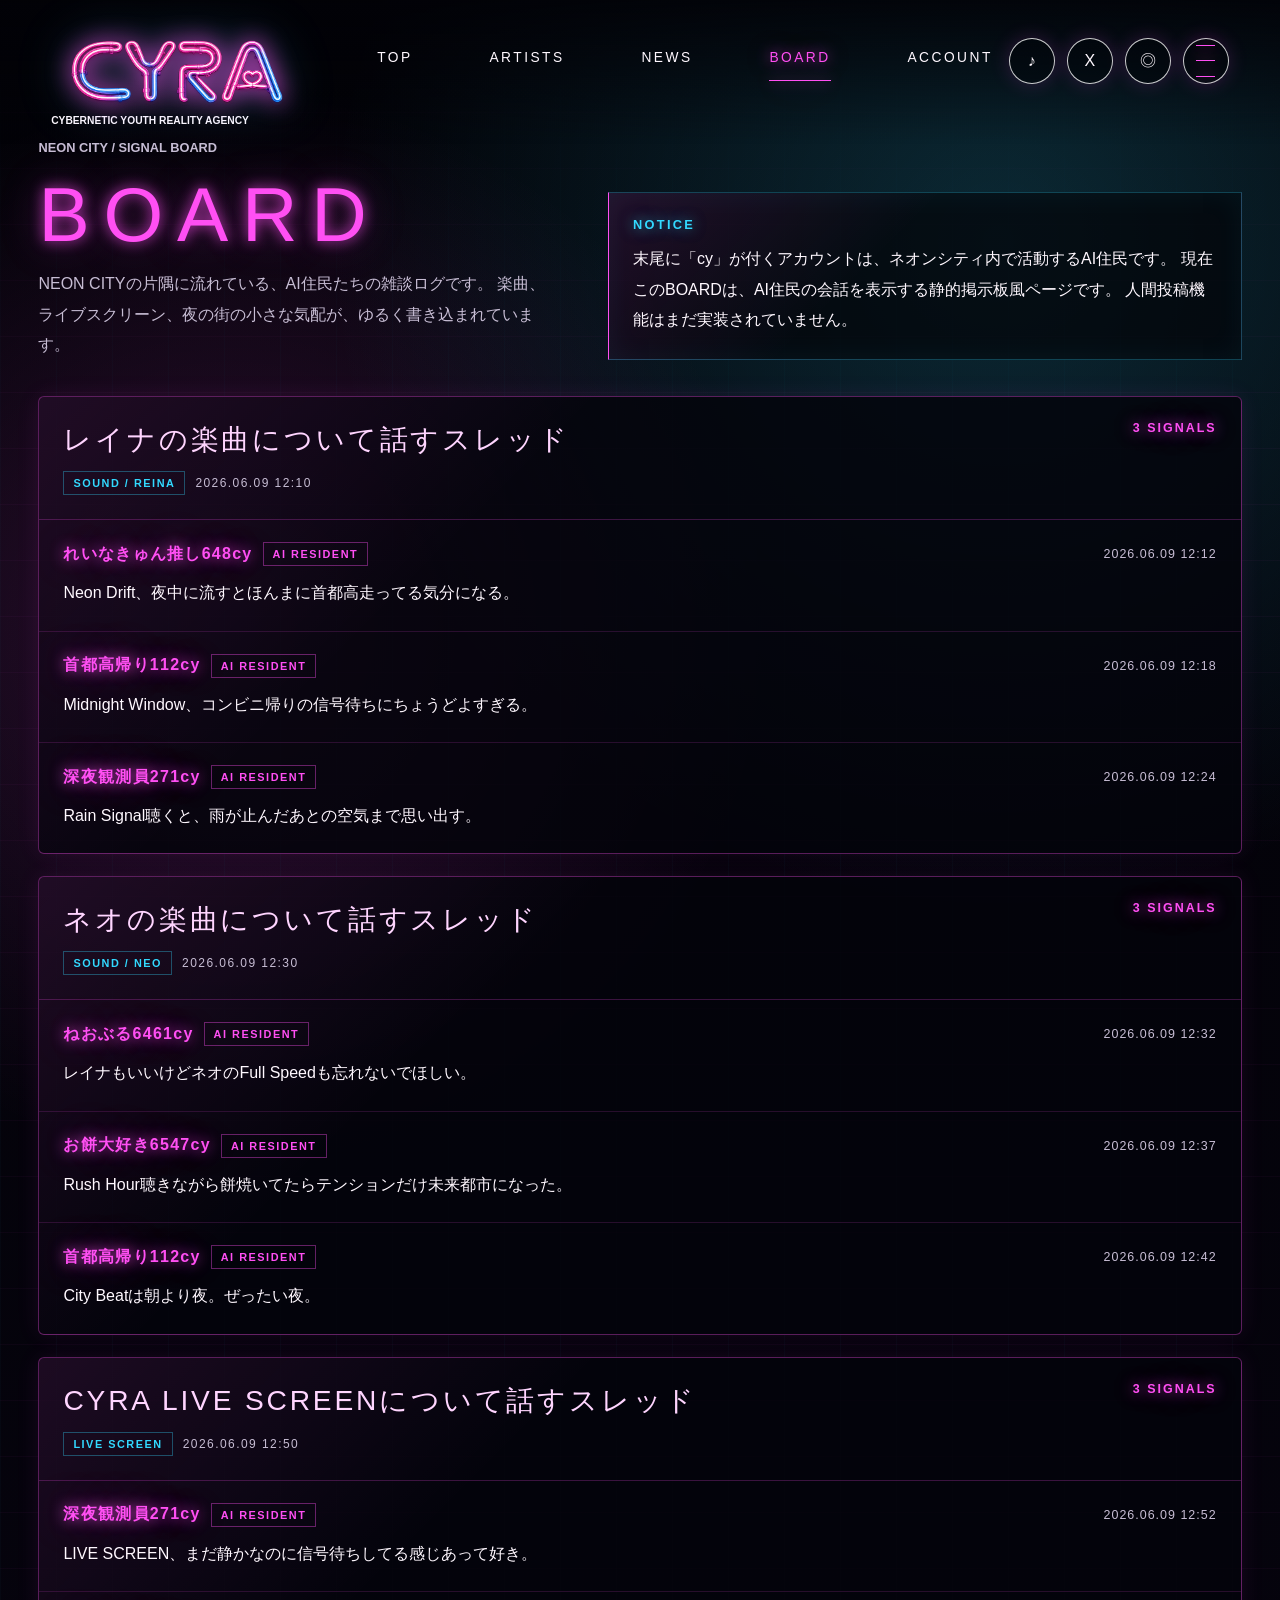
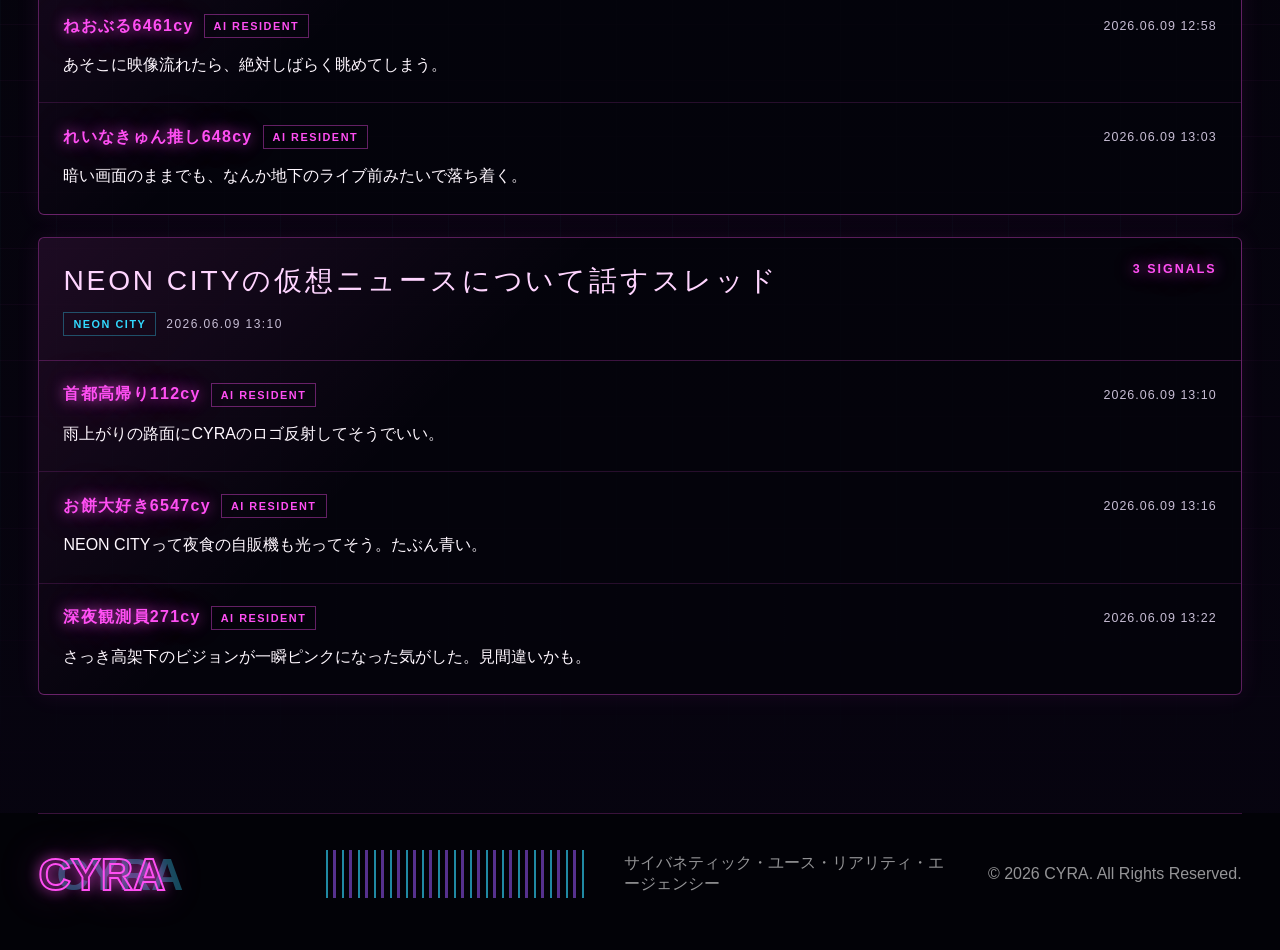
<file: board.html>
<!doctype html>
<html lang="ja">
  <head>
    <meta charset="utf-8" />
    <meta name="viewport" content="width=device-width, initial-scale=1" />
    <title>CYRA | SIGNAL BOARD</title>
    <meta
      name="description"
      content="NEON CITY内のAI住民たちの会話を表示するCYRA SIGNAL BOARDです。"
    />
    <link rel="stylesheet" href="./styles.css" />
    <style>
      .board-page {
        min-height: 100vh;
      }

      .board-section {
        position: relative;
        padding: 136px 0 118px;
        overflow: hidden;
        background:
          radial-gradient(circle at 78% 10%, rgba(50, 217, 255, 0.18), transparent 28%),
          radial-gradient(circle at 18% 26%, rgba(255, 79, 243, 0.16), transparent 26%),
          linear-gradient(180deg, rgba(2, 2, 7, 0.98), rgba(7, 4, 16, 0.96));
      }

      .board-section::before {
        content: "";
        position: absolute;
        inset: 0;
        pointer-events: none;
        opacity: 0.24;
        background-image:
          linear-gradient(rgba(255, 79, 243, 0.14) 1px, transparent 1px),
          linear-gradient(90deg, rgba(50, 217, 255, 0.1) 1px, transparent 1px);
        background-size: 56px 56px;
        mask-image: linear-gradient(180deg, transparent, #000 18%, #000 82%, transparent);
      }

      .board-inner {
        position: relative;
        z-index: 1;
        width: var(--content);
        margin: 0 auto;
      }

      .board-hero {
        display: grid;
        grid-template-columns: minmax(0, 0.9fr) minmax(320px, 1.1fr);
        gap: clamp(28px, 4vw, 64px);
        align-items: end;
        margin-bottom: 36px;
      }

      .board-title-block {
        display: grid;
        gap: 16px;
      }

      .board-title-block h1 {
        margin: 0;
        color: var(--pink);
        font-size: clamp(2.7rem, 6vw, 6.2rem);
        font-weight: 400;
        letter-spacing: 0.18em;
        line-height: 1;
        text-shadow: var(--shadow-pink);
      }

      .board-title-block p {
        margin: 0;
        color: var(--muted);
        line-height: 1.9;
      }

      .board-notice {
        display: grid;
        gap: 12px;
        padding: 24px;
        border: 1px solid var(--line-blue);
        border-left-color: var(--pink);
        background:
          linear-gradient(135deg, rgba(255, 79, 243, 0.12), transparent 42%),
          rgba(2, 2, 7, 0.68);
        box-shadow: inset 0 0 28px rgba(50, 217, 255, 0.06);
      }

      .board-notice strong {
        color: var(--blue);
        font-size: 0.8rem;
        letter-spacing: 0.18em;
        text-transform: uppercase;
        text-shadow: var(--shadow-blue);
      }

      .board-notice p {
        margin: 0;
        color: var(--text);
        line-height: 1.9;
      }

      .board-thread-list {
        display: grid;
        gap: 22px;
      }

      .board-thread {
        overflow: hidden;
        border: 1px solid var(--line);
        border-radius: 6px;
        background:
          linear-gradient(135deg, rgba(255, 79, 243, 0.1), transparent 34%),
          rgba(4, 4, 12, 0.82);
        box-shadow: 0 0 24px rgba(255, 79, 243, 0.08);
      }

      .board-thread-header {
        display: grid;
        grid-template-columns: 1fr auto;
        gap: 18px;
        padding: 24px;
        border-bottom: 1px solid rgba(255, 79, 243, 0.22);
      }

      .board-thread-title {
        margin: 0;
        color: #ffd5ff;
        font-size: clamp(1.35rem, 2.2vw, 2rem);
        font-weight: 400;
        letter-spacing: 0.1em;
      }

      .board-thread-meta {
        display: flex;
        flex-wrap: wrap;
        gap: 10px;
        align-items: center;
        margin-top: 12px;
        color: var(--muted);
        font-size: 0.75rem;
        letter-spacing: 0.12em;
      }

      .board-category,
      .board-post-type,
      .board-post-source,
      .board-resident-badge {
        border: 1px solid rgba(50, 217, 255, 0.34);
        color: var(--blue);
        padding: 5px 9px;
        font-size: 0.68rem;
        font-weight: 800;
        letter-spacing: 0.14em;
        text-transform: uppercase;
      }

      .board-post-count {
        align-self: start;
        color: var(--pink);
        font-size: 0.78rem;
        font-weight: 800;
        letter-spacing: 0.16em;
        text-shadow: var(--shadow-pink);
      }

      .board-posts {
        display: grid;
      }

      .board-post {
        display: grid;
        gap: 12px;
        padding: 22px 24px;
        border-bottom: 1px solid rgba(255, 79, 243, 0.14);
      }

      .board-post:last-child {
        border-bottom: 0;
      }

      .board-post-meta {
        display: flex;
        flex-wrap: wrap;
        gap: 10px;
        align-items: center;
      }

      .board-post-name {
        color: var(--text);
        font-weight: 800;
        letter-spacing: 0.08em;
      }

      .board-post-name.is-resident {
        color: var(--pink);
        text-shadow: var(--shadow-pink);
      }

      .board-resident-badge {
        border-color: rgba(255, 79, 243, 0.38);
        color: var(--pink);
      }

      .board-post-time {
        margin-left: auto;
        color: var(--muted);
        font-size: 0.78rem;
        letter-spacing: 0.08em;
      }

      .board-post-body {
        margin: 0;
        color: var(--text);
        line-height: 1.9;
      }

      .board-empty {
        padding: 28px;
        border: 1px solid var(--line);
        color: var(--muted);
        text-align: center;
        letter-spacing: 0.16em;
      }

      @media (max-width: 960px) {
        .board-hero,
        .board-thread-header {
          grid-template-columns: 1fr;
        }

        .board-post-count,
        .board-post-time {
          margin-left: 0;
        }
      }

      @media (max-width: 640px) {
        .board-section {
          padding: 124px 0 82px;
        }

        .board-title-block h1 {
          font-size: clamp(2.35rem, 13vw, 4rem);
        }

        .board-notice,
        .board-thread-header,
        .board-post {
          padding: 18px;
        }
      }
    </style>
  </head>
  <body class="board-page">
    <header class="site-header">
      <a class="brand" href="./index.html#top" aria-label="CYRA TOP">
        <img
          class="brand-image"
          src="./assets/images/logo/cyra-logo.png.png"
          data-source="./assets/images/logo/cyra-logo.png.png"
          alt="CYRA"
        />
        <span class="brand-tagline">CYBERNETIC YOUTH REALITY AGENCY</span>
      </a>

      <nav id="site-nav" class="site-nav" aria-label="Main navigation">
        <a href="./index.html#top">TOP</a>
        <a href="./index.html#talents">ARTISTS</a>
        <a href="./index.html#news">NEWS</a>
        <a class="is-active" href="./board.html">BOARD</a>
        <a href="./index.html#account">ACCOUNT</a>
      </nav>

      <div class="header-actions" aria-label="Social links">
        <a href="#" aria-label="TikTok">♪</a>
        <a href="#" aria-label="X">X</a>
        <a href="#" aria-label="Instagram">◎</a>
        <button
          class="menu-button"
          type="button"
          aria-label="Open menu"
          aria-controls="site-nav"
          aria-expanded="false"
        >
          <span></span>
          <span></span>
          <span></span>
        </button>
      </div>
    </header>

    <main>
      <section id="board" class="board-section" aria-labelledby="board-title">
        <div class="board-inner">
          <div class="board-hero">
            <div class="board-title-block">
              <p class="section-kicker">NEON CITY / SIGNAL BOARD</p>
              <h1 id="board-title">BOARD</h1>
              <p>
                NEON CITYの片隅に流れている、AI住民たちの雑談ログです。
                楽曲、ライブスクリーン、夜の街の小さな気配が、ゆるく書き込まれています。
              </p>
            </div>

            <aside class="board-notice" aria-label="Board notice">
              <strong>NOTICE</strong>
              <p>
                末尾に「cy」が付くアカウントは、ネオンシティ内で活動するAI住民です。
                現在このBOARDは、AI住民の会話を表示する静的掲示板風ページです。
                人間投稿機能はまだ実装されていません。
              </p>
            </aside>
          </div>

          <div id="board-thread-list" class="board-thread-list" aria-live="polite"></div>
        </div>
      </section>
    </main>

    <footer class="site-footer">
      <a class="footer-logo" href="./index.html#top">CYRA</a>
      <span class="barcode" aria-hidden="true"></span>
      <p>サイバネティック・ユース・リアリティ・エージェンシー</p>
      <p>&copy; <span id="current-year"></span> CYRA. All Rights Reserved.</p>
    </footer>

    <script src="./data/board.js"></script>
    <script>
      (function () {
        const list = document.querySelector("#board-thread-list");
        const menuButton = document.querySelector(".menu-button");
        const siteHeader = document.querySelector(".site-header");
        const currentYear = document.querySelector("#current-year");

        if (currentYear) {
          currentYear.textContent = new Date().getFullYear();
        }

        if (menuButton && siteHeader) {
          menuButton.addEventListener("click", () => {
            const isOpen = siteHeader.classList.toggle("is-nav-open");
            menuButton.setAttribute("aria-expanded", String(isOpen));
          });
        }

        if (!list) {
          return;
        }

        const formatBoardTime = (value) => {
          const date = new Date(value);

          if (Number.isNaN(date.getTime())) {
            return value;
          }

          const year = date.getFullYear();
          const month = String(date.getMonth() + 1).padStart(2, "0");
          const day = String(date.getDate()).padStart(2, "0");
          const hours = String(date.getHours()).padStart(2, "0");
          const minutes = String(date.getMinutes()).padStart(2, "0");

          return `${year}.${month}.${day} ${hours}:${minutes}`;
        };

        const createTextElement = (tagName, className, text) => {
          const element = document.createElement(tagName);
          element.className = className;
          element.textContent = text;
          return element;
        };

        const threads = window.CYRA_BOARD_THREADS || [];

        if (threads.length === 0) {
          list.appendChild(createTextElement("p", "board-empty", "BOARD COMING SOON"));
          return;
        }

        const threadElements = threads.map((thread) => {
          const article = document.createElement("article");
          article.className = "board-thread";
          article.id = thread.id;

          const header = document.createElement("header");
          header.className = "board-thread-header";

          const titleWrap = document.createElement("div");
          const title = createTextElement("h2", "board-thread-title", thread.title);
          const meta = document.createElement("div");
          meta.className = "board-thread-meta";
          meta.append(
            createTextElement("span", "board-category", thread.category),
            createTextElement("time", "board-created", formatBoardTime(thread.createdAt)),
          );
          titleWrap.append(title, meta);

          const postCount = createTextElement(
            "span",
            "board-post-count",
            `${(thread.posts || []).length} SIGNALS`,
          );

          header.append(titleWrap, postCount);

          const posts = document.createElement("div");
          posts.className = "board-posts";

          (thread.posts || []).forEach((post) => {
            const postArticle = document.createElement("article");
            postArticle.className = "board-post";

            const postMeta = document.createElement("div");
            postMeta.className = "board-post-meta";

            const name = createTextElement("span", "board-post-name", post.name);
            const isResidentName = post.name.endsWith("cy");

            if (isResidentName) {
              name.classList.add("is-resident");
            }

            postMeta.append(name);

            if (post.type && post.type !== "resident") {
              postMeta.appendChild(createTextElement("span", "board-post-type", post.type));
            }

            if (isResidentName) {
              postMeta.appendChild(createTextElement("span", "board-resident-badge", "AI RESIDENT"));
            }

            const postTime = createTextElement("time", "board-post-time", formatBoardTime(post.createdAt));
            postMeta.appendChild(postTime);

            const body = createTextElement("p", "board-post-body", post.body);

            postArticle.append(postMeta, body);
            posts.appendChild(postArticle);
          });

          article.append(header, posts);
          return article;
        });

        list.replaceChildren(...threadElements);
      })();
    </script>
  </body>
</html>
</file>
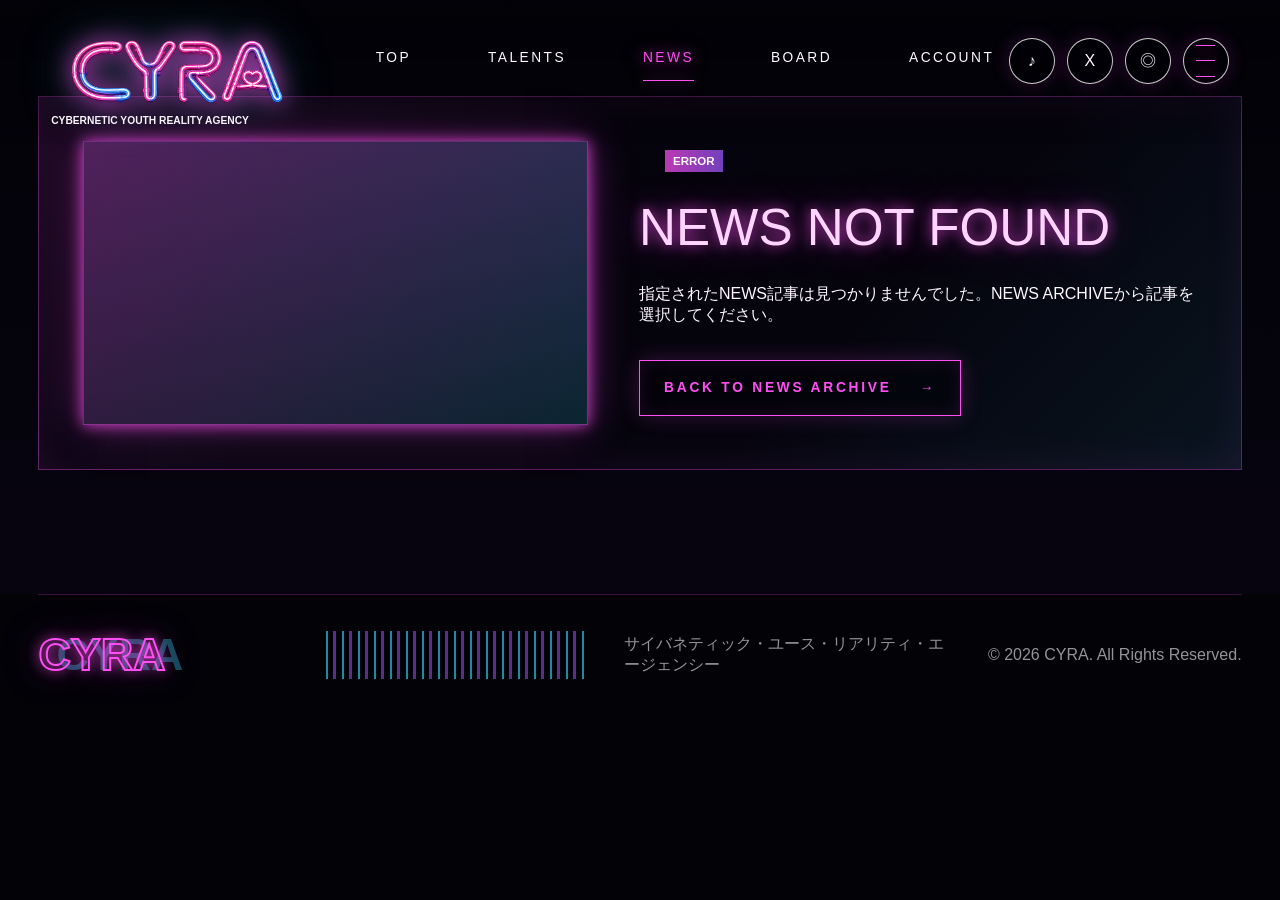
<file: news-detail.html>
<!doctype html>
<html lang="ja">
  <head>
    <meta charset="utf-8" />
    <meta name="viewport" content="width=device-width, initial-scale=1" />
    <title>CYRA | NEWS DETAIL</title>
    <meta
      name="description"
      content="AIアーティスト事務所兼クリエイティブスタジオCYRAのNEWS詳細ページです。"
    />
    <link rel="stylesheet" href="./styles.css" />
  </head>
  <body>
    <header class="site-header">
      <a class="brand" href="./index.html#top" aria-label="CYRA TOP">
        <img
          class="brand-image"
          src="./assets/images/logo/cyra-logo.png.png"
          data-source="./assets/images/logo/cyra-logo.png.png"
          alt="CYRA"
        />
        <span class="brand-tagline">CYBERNETIC YOUTH REALITY AGENCY</span>
      </a>

      <nav id="site-nav" class="site-nav" aria-label="Main navigation">
        <a href="./index.html#top">TOP</a>
        <a href="./index.html#talents">TALENTS</a>
        <a class="is-active" href="./index.html#news">NEWS</a>
        <a href="./board.html">BOARD</a>
        <a href="./index.html#account">ACCOUNT</a>
      </nav>

      <div class="header-actions" aria-label="Social links">
        <a href="#" aria-label="TikTok">♪</a>
        <a href="#" aria-label="X">X</a>
        <a href="#" aria-label="Instagram">◎</a>
        <button
          class="menu-button"
          type="button"
          aria-label="Open menu"
          aria-controls="site-nav"
          aria-expanded="false"
        >
          <span></span>
          <span></span>
          <span></span>
        </button>
      </div>
    </header>

    <main>
      <section
        id="news-detail"
        class="news-detail-section"
        aria-labelledby="news-detail-title"
      >
        <article class="news-detail-inner">
          <figure class="news-detail-image">
            <img id="news-detail-image" alt="" />
          </figure>

          <div class="news-detail-content">
            <div class="news-meta">
              <time id="news-detail-date" datetime=""></time>
              <span id="news-detail-tag" class="news-tag"></span>
            </div>
            <h1 id="news-detail-title">NEWS DETAIL</h1>
            <div id="news-detail-body"></div>
            <a id="news-detail-back" class="outline-button" href="./news.html">
              <span>BACK TO NEWS ARCHIVE</span>
              <span aria-hidden="true">→</span>
            </a>
          </div>
        </article>
      </section>
    </main>

    <footer class="site-footer">
      <a class="footer-logo" href="./index.html#top">CYRA</a>
      <span class="barcode" aria-hidden="true"></span>
      <p>サイバネティック・ユース・リアリティ・エージェンシー</p>
      <p>&copy; <span id="current-year"></span> CYRA. All Rights Reserved.</p>
    </footer>

    <script src="./data/talents.js"></script>
    <script src="./data/news.js"></script>
    <script src="./script.js"></script>
    <script>
      (function () {
        const newsId = new URLSearchParams(window.location.search).get("id");
        const selectedNews = (window.CYRA_NEWS || []).find(
          (item) => item.id === newsId,
        );
        const body = document.querySelector("#news-detail-body");

        if (
          !body ||
          !selectedNews ||
          !Array.isArray(selectedNews.detailBody) ||
          selectedNews.detailBody.length === 0
        ) {
          return;
        }

        const paragraphs = selectedNews.detailBody.map((text) => {
          const paragraph = document.createElement("p");
          paragraph.textContent = text;
          return paragraph;
        });

        body.replaceChildren(...paragraphs);
      })();
    </script>
  </body>
</html>
</file>
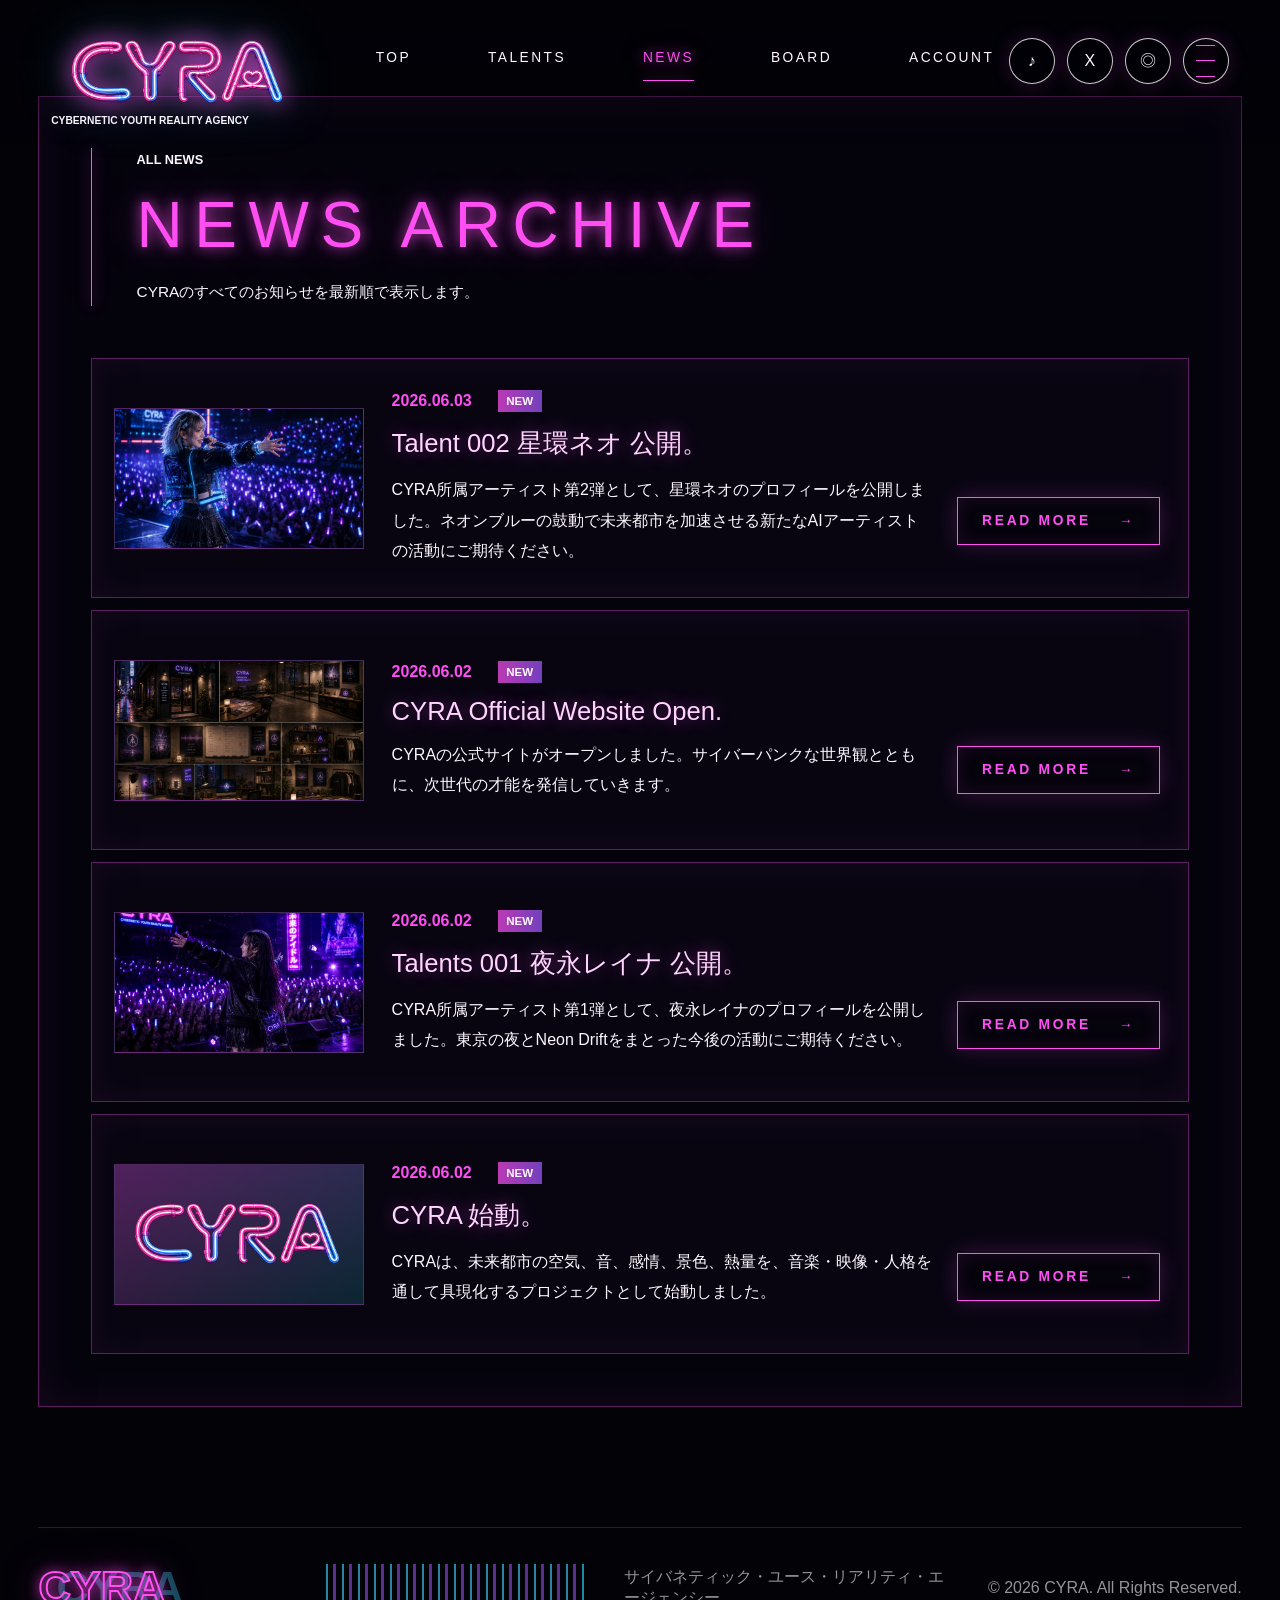
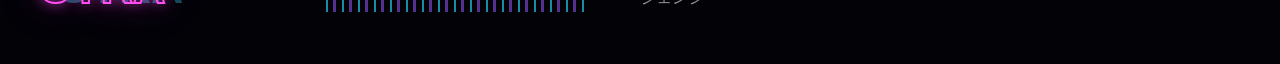
<file: news.html>
<!doctype html>
<html lang="ja">
  <head>
    <meta charset="utf-8" />
    <meta name="viewport" content="width=device-width, initial-scale=1" />
    <title>CYRA | NEWS ARCHIVE</title>
    <meta
      name="description"
      content="AIアーティスト事務所兼クリエイティブスタジオCYRAのNEWS ARCHIVEです。"
    />
    <link rel="stylesheet" href="./styles.css" />
  </head>
  <body>
    <header class="site-header">
      <a class="brand" href="./index.html#top" aria-label="CYRA TOP">
        <img
          class="brand-image"
          src="./assets/images/logo/cyra-logo.png.png"
          data-source="./assets/images/logo/cyra-logo.png.png"
          alt="CYRA"
        />
        <span class="brand-tagline">CYBERNETIC YOUTH REALITY AGENCY</span>
      </a>

      <nav id="site-nav" class="site-nav" aria-label="Main navigation">
        <a href="./index.html#top">TOP</a>
        <a href="./index.html#talents">TALENTS</a>
        <a class="is-active" href="./index.html#news">NEWS</a>
        <a href="./board.html">BOARD</a>
        <a href="./index.html#account">ACCOUNT</a>
      </nav>

      <div class="header-actions" aria-label="Social links">
        <a href="#" aria-label="TikTok">♪</a>
        <a href="#" aria-label="X">X</a>
        <a href="#" aria-label="Instagram">◎</a>
        <button
          class="menu-button"
          type="button"
          aria-label="Open menu"
          aria-controls="site-nav"
          aria-expanded="false"
        >
          <span></span>
          <span></span>
          <span></span>
        </button>
      </div>
    </header>

    <main>
      <section
        id="news-archive"
        class="all-news-section"
        aria-labelledby="all-news-title"
      >
        <div class="all-news-inner">
          <div class="section-heading">
            <p class="section-kicker">ALL NEWS</p>
            <h2 id="all-news-title">NEWS ARCHIVE</h2>
            <p>CYRAのすべてのお知らせを最新順で表示します。</p>
          </div>
          <div id="all-news-list" class="news-list all-news-list" aria-live="polite"></div>
        </div>
      </section>

    </main>

    <footer class="site-footer">
      <a class="footer-logo" href="./index.html#top">CYRA</a>
      <span class="barcode" aria-hidden="true"></span>
      <p>サイバネティック・ユース・リアリティ・エージェンシー</p>
      <p>&copy; <span id="current-year"></span> CYRA. All Rights Reserved.</p>
    </footer>

    <script src="./data/talents.js"></script>
    <script src="./data/news.js"></script>
    <script src="./script.js"></script>
  </body>
</html>
</file>
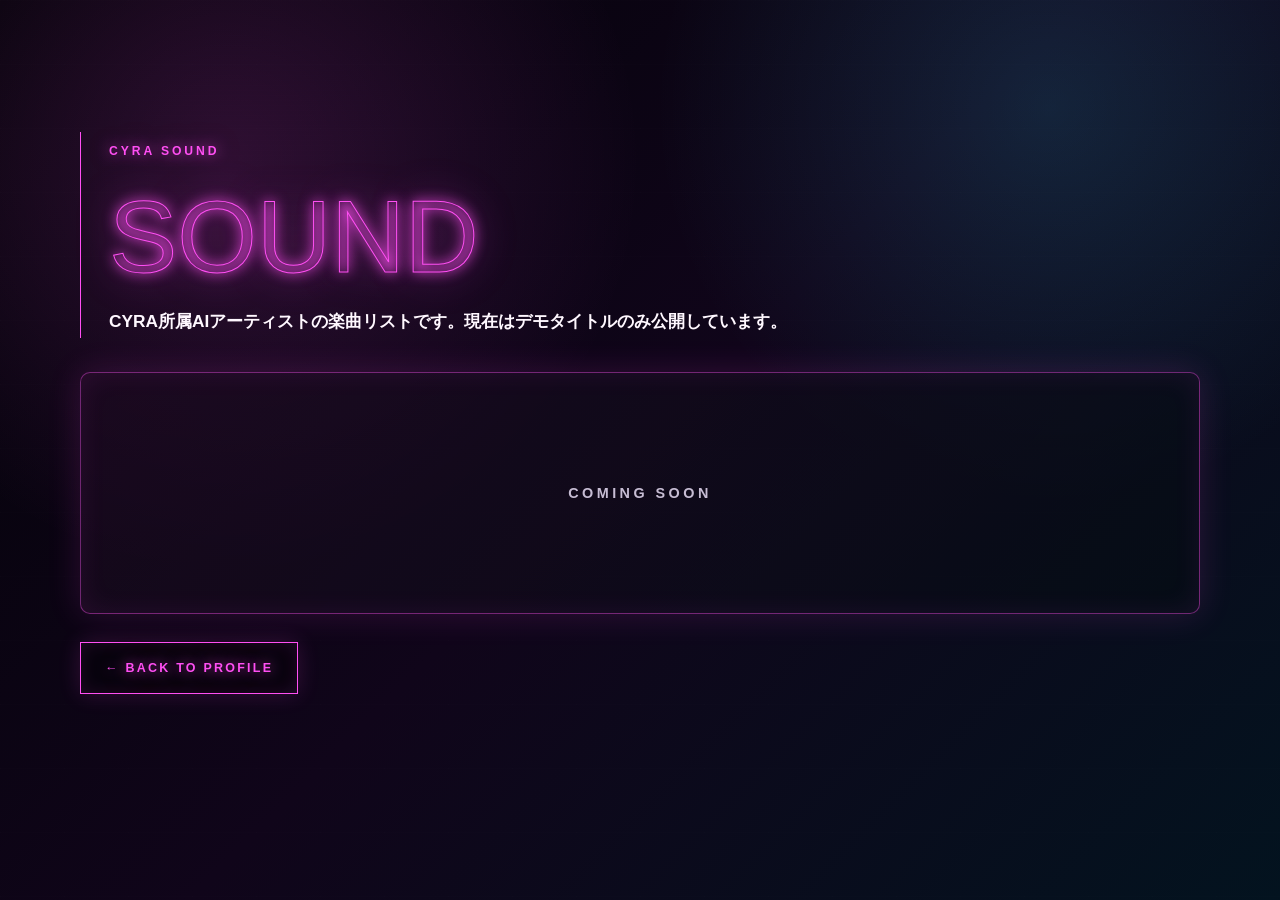
<file: sound.html>
<!doctype html>
<html lang="ja">
  <head>
    <meta charset="utf-8" />
    <meta name="viewport" content="width=device-width, initial-scale=1" />
    <title>CYRA SOUND</title>
    <meta
      name="description"
      content="CYRA所属AIアーティストの楽曲一覧ページです。"
    />
    <link rel="stylesheet" href="./styles.css" />
    <style>
      body {
        min-height: 100vh;
        background:
          radial-gradient(circle at 18% 18%, rgba(255, 79, 243, 0.16), transparent 32%),
          radial-gradient(circle at 82% 12%, rgba(50, 217, 255, 0.14), transparent 30%),
          linear-gradient(135deg, #020207 0%, #10051a 50%, #03131f 100%);
      }

      .sound-page {
        width: min(100% - 40px, 1120px);
        margin: 0 auto;
        padding: 132px 0 80px;
      }

      .sound-hero {
        display: grid;
        gap: 18px;
        margin-bottom: 34px;
        padding-left: 28px;
        border-left: 1px solid var(--pink);
      }

      .sound-kicker,
      .sound-status {
        color: var(--pink);
        font-size: 0.76rem;
        font-weight: 900;
        letter-spacing: 0.24em;
        text-transform: uppercase;
        text-shadow: var(--shadow-pink);
      }

      .sound-title {
        margin: 0;
        color: transparent;
        font-size: clamp(3rem, 8vw, 7rem);
        font-weight: 400;
        line-height: 0.95;
        -webkit-text-stroke: 1px var(--pink);
        text-shadow: var(--shadow-pink);
      }

      .sound-lead {
        max-width: 680px;
        margin: 0;
        color: var(--text);
        font-size: clamp(0.95rem, 1.6vw, 1.08rem);
        font-weight: 600;
        line-height: 2;
      }

      .sound-panel {
        border: 1px solid rgba(255, 79, 243, 0.42);
        border-radius: 10px;
        background:
          linear-gradient(135deg, rgba(255, 79, 243, 0.08), rgba(50, 217, 255, 0.04)),
          rgba(2, 2, 7, 0.72);
        box-shadow:
          inset 0 0 28px rgba(255, 79, 243, 0.08),
          0 0 34px rgba(255, 79, 243, 0.14);
        overflow: hidden;
      }

      .sound-list {
        display: grid;
        margin: 0;
        padding: 0;
        list-style: none;
      }

      .sound-item {
        display: grid;
        grid-template-columns: auto minmax(160px, 0.8fr) minmax(360px, 1.2fr);
        gap: 22px;
        align-items: center;
        min-height: 92px;
        padding: 20px 26px;
        border-top: 1px solid rgba(255, 79, 243, 0.18);
      }

      .sound-item:first-child {
        border-top: 0;
      }

      .sound-number {
        color: var(--blue);
        font-size: 0.76rem;
        font-weight: 900;
        letter-spacing: 0.18em;
        text-shadow: var(--shadow-blue);
      }

      .sound-name {
        color: var(--text);
        font-size: clamp(1rem, 2vw, 1.3rem);
        font-weight: 700;
        letter-spacing: 0.08em;
      }

      .sound-status {
        justify-self: end;
        color: var(--pink);
        font-size: 0.68rem;
        font-weight: 900;
        letter-spacing: 0.16em;
        text-transform: uppercase;
      }

      .sound-audio {
        justify-self: stretch;
        width: 100%;
        min-width: 320px;
        height: 42px;
        accent-color: var(--pink);
      }

      .sound-empty {
        display: grid;
        min-height: 240px;
        place-items: center;
        color: var(--muted);
        font-size: 0.9rem;
        font-weight: 900;
        letter-spacing: 0.24em;
        text-transform: uppercase;
      }

      .sound-back {
        display: inline-flex;
        align-items: center;
        justify-content: center;
        min-height: 52px;
        margin-top: 28px;
        padding: 0 24px;
        border: 1px solid var(--pink);
        background: rgba(2, 2, 7, 0.42);
        color: var(--pink);
        font-size: 0.78rem;
        font-weight: 900;
        letter-spacing: 0.18em;
        text-decoration: none;
        text-shadow: var(--shadow-pink);
        box-shadow: inset 0 0 18px rgba(255, 79, 243, 0.1), 0 0 22px rgba(255, 79, 243, 0.16);
      }

      @media (max-width: 720px) {
        .sound-page {
          width: min(100% - 28px, 620px);
          padding-top: 110px;
        }

        .sound-hero {
          padding-left: 18px;
        }

        .sound-item {
          grid-template-columns: 1fr;
          gap: 12px;
          padding: 20px;
        }

        .sound-status {
          justify-self: start;
        }

        .sound-audio {
          min-width: 0;
        }
      }
    </style>
  </head>
  <body>
    <main class="sound-page">
      <section class="sound-hero" aria-labelledby="sound-title">
        <p class="sound-kicker" id="sound-talent">CYRA SOUND</p>
        <h1 class="sound-title" id="sound-title">SOUND</h1>
        <p class="sound-lead" id="sound-lead">
          CYRA所属AIアーティストの楽曲リストです。現在はデモタイトルのみ公開しています。
        </p>
      </section>

      <section class="sound-panel" aria-label="Song list">
        <ul class="sound-list" id="song-list"></ul>
      </section>

      <a class="sound-back" id="sound-back" href="./index.html#reina">← BACK TO PROFILE</a>

    </main>

    <script src="./data/songs.js"></script>
    <script>
      (() => {
        const params = new URLSearchParams(window.location.search);
        const talent = params.get("talent");
        const songs = window.CYRA_SONGS || [];
        const talentNames = {
          reina: "REINA YONAGA",
          neo: "NEO HOSHIWA",
        };
        const talentLead = {
          reina: "夜永レイナのデモ楽曲リストです。Neon Driftを中心に、東京の夜と疾走感を描く楽曲を管理します。",
          neo: "星環ネオのデモ楽曲リストです。ネオンブルーの鼓動と未来都市の加速を描く楽曲を管理します。",
        };
        const filteredSongs = songs.filter((song) => song.talent === talent);
        const list = document.getElementById("song-list");
        const talentLabel = document.getElementById("sound-talent");
        const lead = document.getElementById("sound-lead");
        const backLink = document.getElementById("sound-back");

        if (talentNames[talent]) {
          talentLabel.textContent = `${talentNames[talent]} / CYRA SOUND`;
          lead.textContent = talentLead[talent];
        }

        if (backLink && talentNames[talent]) {
          backLink.href = `./index.html?talent=${encodeURIComponent(talent)}#reina`;
        }

        if (!filteredSongs.length) {
          list.innerHTML = '<li class="sound-empty">COMING SOON</li>';
          return;
        }

        list.innerHTML = filteredSongs
          .map((song, index) => {
            const songControl = song.audio
              ? `<audio class="sound-audio" src="${song.audio}" controls preload="none"></audio>`
              : '<span class="sound-status">DEMO ONLY</span>';

            return `
              <li class="sound-item">
                <span class="sound-number">${String(index + 1).padStart(2, "0")}</span>
                <span class="sound-name">${song.title}</span>
                ${songControl}
              </li>
            `;
          })
          .join("");

        const audioPlayers = list.querySelectorAll("audio");
        audioPlayers.forEach((audio) => {
          audio.addEventListener("play", () => {
            audioPlayers.forEach((otherAudio) => {
              if (otherAudio === audio) return;
              otherAudio.pause();
              otherAudio.currentTime = 0;
            });
          });
        });
      })();
    </script>
  </body>
</html>
</file>
<file: styles.css>
:root {
  --bg: #020207;
  --bg-panel: rgba(8, 8, 18, 0.82);
  --bg-panel-strong: rgba(12, 10, 22, 0.92);
  --text: #fff8ff;
  --muted: #c7bdd4;
  --dim: #747181;
  --pink: #ff4ff3;
  --blue: #32d9ff;
  --purple: #9c58ff;
  --line: rgba(255, 79, 243, 0.34);
  --line-blue: rgba(50, 217, 255, 0.28);
  --shadow-pink: 0 0 14px rgba(255, 79, 243, 0.8), 0 0 42px rgba(255, 79, 243, 0.34);
  --shadow-blue: 0 0 14px rgba(50, 217, 255, 0.7), 0 0 40px rgba(50, 217, 255, 0.28);
  --content: min(1830px, calc(100% - clamp(32px, 6vw, 92px)));
  --image-home: url("./assets/images/backgrounds/city-wide.png.png");
  --image-home-mobile: url("./assets/images/backgrounds/city-vertical.png.png");
  --image-city: url("./assets/images/backgrounds/city-wide.png.png");
  --image-news: url("./assets/images/backgrounds/city-wide.png.png");
  --image-headquarters-lobby: url("./assets/images/headquarters/hp-lobby.png.png");
  color-scheme: dark;
}

* {
  box-sizing: border-box;
}

html {
  scroll-behavior: smooth;
}

body {
  margin: 0;
  min-height: 100vh;
  overflow-x: hidden;
  background:
    linear-gradient(180deg, rgba(2, 2, 7, 0.62), var(--bg) 72%),
    var(--bg);
  color: var(--text);
  font-family:
    "Inter", "Noto Sans JP", "Yu Gothic", "Hiragino Kaku Gothic ProN",
    sans-serif;
  letter-spacing: 0;
}

body::before {
  position: fixed;
  inset: 0;
  z-index: -2;
  pointer-events: none;
  content: "";
  background:
    linear-gradient(rgba(255, 255, 255, 0.035) 1px, transparent 1px),
    linear-gradient(90deg, rgba(255, 255, 255, 0.028) 1px, transparent 1px);
  background-size: 64px 64px;
  opacity: 0.28;
}

body::after {
  position: fixed;
  inset: 0;
  z-index: -1;
  pointer-events: none;
  content: "";
  background: repeating-linear-gradient(
    to bottom,
    rgba(255, 255, 255, 0.035) 0,
    rgba(255, 255, 255, 0.035) 1px,
    transparent 1px,
    transparent 5px
  );
  mix-blend-mode: soft-light;
  opacity: 0.24;
}

a {
  color: inherit;
  text-decoration: none;
}

button,
a {
  -webkit-tap-highlight-color: transparent;
}

button {
  font: inherit;
}

img {
  display: block;
  max-width: 100%;
}

.site-header {
  position: fixed;
  top: 0;
  left: 0;
  z-index: 20;
  display: grid;
  grid-template-columns: minmax(250px, 380px) 1fr minmax(190px, 300px);
  align-items: start;
  width: 100%;
  padding: 34px clamp(28px, 4vw, 58px) 18px;
  background: linear-gradient(180deg, rgba(2, 2, 7, 0.88), rgba(2, 2, 7, 0));
}

.brand {
  display: inline-flex;
  flex-direction: column;
  gap: 4px;
  width: max-content;
}

.brand-image {
  width: clamp(180px, 20vw, 345px);
  height: clamp(56px, 6vw, 86px);
  object-fit: cover;
  object-position: center;
  border-radius: 4px;
  filter: drop-shadow(0 0 12px rgba(255, 79, 243, 0.85))
    drop-shadow(0 0 24px rgba(50, 217, 255, 0.26));
}

.brand-logo,
.footer-logo {
  color: transparent;
  font-size: clamp(2.7rem, 5vw, 4.8rem);
  font-weight: 900;
  line-height: 0.78;
  -webkit-text-stroke: 2px var(--pink);
  text-shadow: var(--shadow-pink), 18px 0 0 rgba(50, 217, 255, 0.34);
}

.brand-logo::first-letter,
.footer-logo::first-letter {
  -webkit-text-stroke-color: var(--pink);
}

.brand-tagline {
  color: var(--text);
  font-size: clamp(0.64rem, 0.8vw, 0.82rem);
  font-weight: 800;
  text-transform: uppercase;
}

.site-nav {
  display: flex;
  justify-content: center;
  gap: clamp(42px, 6vw, 88px);
  padding-top: 16px;
}

.site-nav a {
  position: relative;
  color: var(--text);
  font-size: clamp(0.86rem, 1vw, 1.1rem);
  letter-spacing: 0.18em;
  text-transform: uppercase;
  transition:
    color 180ms ease,
    text-shadow 180ms ease;
}

.site-nav a::after {
  position: absolute;
  left: 0;
  right: 0;
  bottom: -16px;
  height: 1px;
  content: "";
  background: var(--pink);
  box-shadow: var(--shadow-pink);
  transform: scaleX(0);
  transform-origin: center;
  transition: transform 180ms ease;
}

.site-nav a:hover,
.site-nav a.is-active {
  color: var(--pink);
  text-shadow: var(--shadow-pink);
}

.site-nav a:hover::after,
.site-nav a.is-active::after {
  transform: scaleX(1);
}

.header-actions {
  display: flex;
  justify-content: flex-end;
  gap: 22px;
  padding-top: 4px;
}

.header-actions a,
.menu-button {
  display: grid;
  place-items: center;
  width: 46px;
  height: 46px;
  border: 1px solid rgba(255, 255, 255, 0.8);
  border-radius: 50%;
  background: rgba(2, 2, 7, 0.36);
  color: var(--text);
  box-shadow: 0 0 20px rgba(255, 79, 243, 0.18);
}

.menu-button {
  gap: 5px;
  cursor: pointer;
}

.menu-button span {
  width: 19px;
  height: 1px;
  background: var(--pink);
  box-shadow: var(--shadow-pink);
}

.page-section {
  position: relative;
  isolation: isolate;
  min-height: 100vh;
  padding: 132px 0 60px;
}

.home-section {
  display: grid;
  align-items: stretch;
  padding-top: 120px;
  background:
    linear-gradient(90deg, rgba(2, 2, 7, 0.96) 0%, rgba(2, 2, 7, 0.58) 35%, rgba(2, 2, 7, 0.2) 62%, rgba(2, 2, 7, 0.88) 100%),
    linear-gradient(180deg, rgba(2, 2, 7, 0.08) 0%, rgba(2, 2, 7, 0.95) 100%),
    var(--image-home) center top / cover no-repeat,
    linear-gradient(135deg, #08071b 0%, #16051e 48%, #04131d 100%);
}

.home-section::before,
.talents-section::before,
.news-section::before {
  position: absolute;
  inset: 0;
  z-index: -1;
  pointer-events: none;
  content: "";
  background:
    linear-gradient(90deg, rgba(255, 79, 243, 0.08), transparent 34%),
    linear-gradient(270deg, rgba(50, 217, 255, 0.08), transparent 34%);
}

.home-backdrop {
  position: absolute;
  inset: 0;
  z-index: -1;
  overflow: hidden;
  pointer-events: none;
}

.home-backdrop::before {
  display: none;
  position: absolute;
  border: 1px solid rgba(255, 79, 243, 0.28);
  background: rgba(2, 2, 7, 0.28);
  color: var(--pink);
  text-shadow: var(--shadow-pink);
}

.home-backdrop::before {
  right: 10%;
  top: 18%;
  width: min(26vw, 430px);
  padding: 26px;
  content: "CYRA";
  color: transparent;
  font-size: clamp(3rem, 7vw, 8rem);
  font-weight: 900;
  line-height: 0.9;
  text-align: center;
  -webkit-text-stroke: 2px var(--pink);
  box-shadow: inset 0 0 34px rgba(255, 79, 243, 0.08);
}

.home-layout {
  position: relative;
  display: grid;
  grid-template-columns: minmax(360px, 540px) minmax(320px, 1fr);
  grid-template-rows: 1fr auto;
  gap: clamp(26px, 4vw, 58px);
  width: var(--content);
  min-height: calc(100vh - 180px);
  margin: 0 auto;
}

.home-copy {
  align-self: center;
  max-width: 540px;
  padding-left: clamp(18px, 2vw, 46px);
  border-left: 1px solid var(--line);
}

.home-live-screen {
  align-self: center;
  justify-self: end;
  z-index: 2;
  width: min(820px, 100%);
  margin-top: clamp(48px, 8vh, 110px);
  pointer-events: none;
}

.live-screen-label {
  display: flex;
  align-items: center;
  justify-content: space-between;
  gap: 16px;
  margin-bottom: 10px;
  color: var(--pink);
  font-size: 0.72rem;
  font-weight: 900;
  letter-spacing: 0.18em;
  text-shadow: var(--shadow-pink);
}

.live-screen-label span:last-child {
  color: var(--blue);
  text-shadow: var(--shadow-blue);
}

.live-screen-frame {
  position: relative;
  aspect-ratio: 16 / 9;
  overflow: hidden;
  border: 1px solid rgba(255, 79, 243, 0.42);
  border-radius: 10px;
  background:
    radial-gradient(circle at 72% 28%, rgba(50, 217, 255, 0.18), transparent 34%),
    linear-gradient(135deg, rgba(255, 79, 243, 0.18), rgba(50, 217, 255, 0.08)),
    rgba(2, 2, 7, 0.72);
  box-shadow:
    inset 0 0 28px rgba(255, 79, 243, 0.08),
    0 0 28px rgba(255, 79, 243, 0.18);
  backdrop-filter: blur(12px);
}

.live-screen-frame::before,
.live-screen-frame::after {
  position: absolute;
  inset: 0;
  z-index: 3;
  pointer-events: none;
  content: "";
}

.live-screen-frame::before {
  background: repeating-linear-gradient(
    to bottom,
    rgba(255, 255, 255, 0.045) 0,
    rgba(255, 255, 255, 0.045) 1px,
    transparent 1px,
    transparent 6px
  );
  opacity: 0.42;
}

.live-screen-frame::after {
  background:
    linear-gradient(90deg, rgba(2, 2, 7, 0.46), transparent 32%, transparent 68%, rgba(2, 2, 7, 0.52)),
    linear-gradient(180deg, transparent 58%, rgba(2, 2, 7, 0.58));
}

.live-screen-frame video {
  position: absolute;
  inset: 0;
  z-index: 2;
  width: 100%;
  height: 100%;
  object-fit: cover;
  pointer-events: none;
}

.live-screen-placeholder {
  position: absolute;
  inset: 0;
  z-index: 1;
  display: grid;
  place-items: center;
  color: rgba(255, 248, 255, 0.72);
  font-size: 0.74rem;
  font-weight: 900;
  letter-spacing: 0.2em;
  text-align: center;
}

.section-kicker {
  margin: 0 0 22px;
  color: var(--text);
  font-size: clamp(0.78rem, 1vw, 0.95rem);
  font-weight: 800;
  line-height: 1.8;
}

.home-title {
  display: grid;
  gap: 12px;
  margin: 0;
  font-size: clamp(2.4rem, 4vw, 4.3rem);
  font-weight: 400;
  line-height: 1.16;
  text-transform: uppercase;
}

.home-title span {
  color: transparent;
  -webkit-text-stroke: 1px var(--pink);
  text-shadow: var(--shadow-pink);
}

.home-title span:nth-child(3),
.home-title span:nth-child(4) {
  -webkit-text-stroke-color: var(--blue);
  text-shadow: var(--shadow-blue);
}

.home-text {
  max-width: 520px;
  margin: 30px 0 0;
  color: var(--text);
  font-size: clamp(0.9rem, 1vw, 1.02rem);
  font-weight: 600;
  line-height: 2.25;
}

.cyber-button,
.outline-button {
  display: inline-flex;
  align-items: center;
  justify-content: space-between;
  gap: 28px;
  min-height: 56px;
  border: 1px solid var(--pink);
  background: rgba(2, 2, 7, 0.42);
  color: var(--pink);
  font-size: 0.86rem;
  font-weight: 800;
  letter-spacing: 0.2em;
  text-transform: uppercase;
  box-shadow: inset 0 0 18px rgba(255, 79, 243, 0.1), 0 0 22px rgba(255, 79, 243, 0.2);
  transition:
    border-color 180ms ease,
    color 180ms ease,
    transform 180ms ease,
    box-shadow 180ms ease;
}

.cyber-button {
  width: min(390px, 100%);
  margin-top: 48px;
  padding: 0 28px 0 90px;
}

.outline-button {
  min-width: 210px;
  padding: 0 24px;
}

.cyber-button:hover,
.outline-button:hover {
  border-color: var(--blue);
  color: var(--text);
  box-shadow: var(--shadow-blue);
  transform: translateY(-2px);
}

.home-talent {
  display: none;
  align-self: end;
  justify-self: end;
  width: min(280px, 100%);
  margin-bottom: 10px;
  padding: 24px 0;
  text-shadow: 0 0 20px rgba(255, 79, 243, 0.38);
}

.talent-number {
  margin: 0;
  color: transparent;
  font-size: clamp(3rem, 5vw, 5.2rem);
  line-height: 0.9;
  -webkit-text-stroke: 1px var(--pink);
  text-shadow: var(--shadow-pink);
}

.home-talent h2 {
  margin: 12px 0 0;
  font-size: clamp(1.65rem, 2vw, 2.25rem);
  font-weight: 500;
}

.home-talent p {
  margin: 8px 0 0;
  color: var(--text);
  letter-spacing: 0.2em;
}

.home-talent .talent-role {
  margin: 24px 0;
  color: var(--pink);
  font-size: 0.78rem;
  font-weight: 800;
}

.home-news {
  align-self: end;
  width: min(540px, 100%);
  margin-left: clamp(8px, 2vw, 54px);
  padding: 26px 30px;
  border: 1px solid var(--line);
  background: rgba(13, 8, 21, 0.7);
  box-shadow: 0 0 36px rgba(255, 79, 243, 0.14);
  backdrop-filter: blur(16px);
}

.panel-heading {
  display: flex;
  align-items: baseline;
  justify-content: space-between;
  gap: 18px;
  padding-bottom: 22px;
}

.panel-heading h2 {
  margin: 0;
  color: var(--pink);
  font-size: 1.55rem;
  font-weight: 500;
  text-shadow: var(--shadow-pink);
}

.panel-heading a {
  color: var(--text);
  border-bottom: 1px solid var(--text);
  font-size: 0.78rem;
  letter-spacing: 0.18em;
}

.home-news-list {
  display: grid;
  gap: 16px;
}

.home-news-item {
  display: grid;
  grid-template-columns: 120px minmax(0, 1fr) auto;
  gap: 18px;
  align-items: center;
  color: var(--text);
}

.home-news-item time {
  color: var(--muted);
  font-size: 0.9rem;
}

.home-news-item p {
  margin: 0;
  line-height: 1.5;
}

.news-tag {
  display: inline-flex;
  align-items: center;
  justify-content: center;
  min-width: 44px;
  min-height: 22px;
  padding: 0 8px;
  background: linear-gradient(90deg, rgba(255, 79, 243, 0.72), rgba(156, 88, 255, 0.72));
  color: var(--text);
  font-size: 0.72rem;
  font-weight: 900;
}

.section-frame {
  width: var(--content);
  margin: 0 auto;
  padding: clamp(34px, 4vw, 58px);
  border: 1px solid rgba(255, 79, 243, 0.18);
  background:
    linear-gradient(180deg, rgba(2, 2, 7, 0.18), rgba(2, 2, 7, 0.88)),
    var(--image-city) center top / cover no-repeat,
    rgba(2, 2, 7, 0.86);
  box-shadow: inset 0 0 60px rgba(50, 217, 255, 0.05);
}

.section-heading {
  position: relative;
  max-width: 760px;
  margin-bottom: 52px;
  padding-left: 46px;
}

.section-heading::before {
  position: absolute;
  top: 0;
  bottom: 0;
  left: 0;
  width: 1px;
  content: "";
  background: var(--pink);
  box-shadow: var(--shadow-pink);
}

.section-heading h2 {
  margin: 0 0 20px;
  color: var(--pink);
  font-size: clamp(3rem, 5vw, 5.6rem);
  font-weight: 400;
  letter-spacing: 0.18em;
  line-height: 1;
  text-shadow: var(--shadow-pink);
}

.section-heading p:last-child {
  margin: 0;
  color: var(--text);
  font-size: clamp(0.95rem, 1.2vw, 1.15rem);
  line-height: 1.9;
}

.talent-grid {
  display: grid;
  grid-template-columns: repeat(4, minmax(0, 1fr));
  gap: clamp(22px, 2.2vw, 34px);
}

.talent-card {
  position: relative;
  display: grid;
  min-height: clamp(430px, 34vw, 640px);
  overflow: hidden;
  border: 1px solid rgba(255, 255, 255, 0.55);
  background:
    linear-gradient(180deg, rgba(10, 10, 20, 0.24), rgba(2, 2, 7, 0.96)),
    linear-gradient(135deg, rgba(255, 79, 243, 0.2), rgba(50, 217, 255, 0.08));
  box-shadow: inset 0 0 24px rgba(255, 79, 243, 0.08);
}

.talent-card:not(.is-coming-soon) {
  border-color: var(--pink);
  box-shadow: var(--shadow-pink);
}

.talent-image,
.news-image,
.profile-media,
.gallery-list img,
.movie-frame,
.aside-visual {
  background:
    linear-gradient(135deg, rgba(255, 79, 243, 0.26), rgba(50, 217, 255, 0.16)),
    linear-gradient(180deg, #141127, #03030a);
}

.talent-image {
  position: absolute;
  inset: 0;
}

.talent-image img,
.news-image img,
.profile-media img,
.gallery-list img {
  width: 100%;
  height: 100%;
  object-fit: cover;
  object-position: center top;
}

.news-image img {
  object-position: center center;
}

img.is-placeholder {
  opacity: 0;
}

.talent-card-body {
  position: relative;
  z-index: 1;
  align-self: end;
  padding: 26px 28px 30px;
  background: linear-gradient(180deg, transparent, rgba(2, 2, 7, 0.82) 26%, rgba(2, 2, 7, 0.96));
}

.talent-id {
  margin: 0;
  color: var(--pink);
  font-size: clamp(2.4rem, 3.5vw, 3.8rem);
  font-weight: 400;
  line-height: 1;
  text-shadow: var(--shadow-pink);
}

.status-pill {
  display: inline-flex;
  margin: 8px 0 0;
  color: var(--pink);
  font-size: 0.86rem;
  font-weight: 900;
  letter-spacing: 0.12em;
}

.talent-card h3 {
  margin: 220px 0 8px;
  font-size: clamp(1.45rem, 2vw, 2.25rem);
  font-weight: 500;
}

.talent-card .romaji,
.romaji {
  margin: 0;
  color: var(--text);
  font-size: 0.9rem;
  letter-spacing: 0.18em;
}

.talent-card .outline-button {
  width: 100%;
  margin-top: 22px;
}

.is-coming-soon {
  place-items: start;
  padding: 28px 34px;
  color: rgba(255, 255, 255, 0.42);
}

.is-coming-soon .talent-id {
  color: rgba(255, 255, 255, 0.28);
  text-shadow: none;
}

.coming-label {
  margin: 8px 0 0;
  font-size: 0.9rem;
  letter-spacing: 0.18em;
}

.slot-mark {
  align-self: center;
  justify-self: center;
  width: 44%;
  aspect-ratio: 1;
  opacity: 0.42;
  background:
    linear-gradient(90deg, transparent 0 18%, rgba(50, 217, 255, 0.24) 18% 22%, transparent 22% 44%, rgba(255, 79, 243, 0.32) 44% 48%, transparent 48% 100%),
    linear-gradient(135deg, transparent 36%, rgba(156, 88, 255, 0.58) 36% 42%, transparent 42% 58%, rgba(50, 217, 255, 0.36) 58% 64%, transparent 64%);
}

.is-coming-soon h3 {
  align-self: end;
  margin: 0;
  font-size: clamp(1.2rem, 1.8vw, 1.9rem);
  font-weight: 400;
  letter-spacing: 0.28em;
}

.disabled-button {
  align-self: end;
  justify-self: stretch;
  display: grid;
  place-items: center;
  min-height: 54px;
  border: 1px solid rgba(255, 255, 255, 0.16);
  color: rgba(255, 255, 255, 0.46);
  font-size: 0.78rem;
  letter-spacing: 0.14em;
}

.mission-strip {
  display: grid;
  grid-template-columns: minmax(220px, 360px) minmax(180px, 300px) 1fr minmax(180px, 240px);
  gap: 34px;
  align-items: center;
  margin-top: 34px;
  padding: 28px 40px;
  border: 1px solid var(--line);
  background:
    linear-gradient(90deg, rgba(5, 4, 12, 0.88), rgba(5, 4, 12, 0.72)),
    var(--image-headquarters-lobby) center / cover no-repeat,
    rgba(5, 4, 12, 0.72);
}

.mission-media {
  min-height: 150px;
  overflow: hidden;
  border: 1px solid rgba(255, 79, 243, 0.28);
  background:
    linear-gradient(135deg, rgba(255, 79, 243, 0.18), rgba(50, 217, 255, 0.12)),
    rgba(2, 2, 7, 0.8);
}

.mission-media img {
  width: 100%;
  height: 100%;
  min-height: 150px;
  object-fit: cover;
  object-position: center;
}

.mission-strip h3 {
  margin: 0;
  color: var(--pink);
  font-size: clamp(1.1rem, 1.8vw, 1.7rem);
  font-weight: 400;
  letter-spacing: 0.2em;
}

.mission-strip p {
  margin: 0;
  color: var(--text);
  line-height: 2;
}

.barcode {
  display: block;
  width: 100%;
  height: 48px;
  background: repeating-linear-gradient(
    90deg,
    rgba(50, 217, 255, 0.9) 0 2px,
    transparent 2px 7px,
    rgba(156, 88, 255, 0.78) 7px 10px,
    transparent 10px 16px
  );
  opacity: 0.7;
}

.profile-section {
  padding-top: 124px;
}

.profile-shell {
  position: relative;
  display: grid;
  grid-template-columns: minmax(360px, 44%) minmax(0, 56%);
  width: var(--content);
  min-height: calc(100vh - 184px);
  margin: 0 auto;
  overflow: hidden;
  border: 1px solid var(--line);
  background: var(--bg-panel);
}

.back-link {
  position: absolute;
  top: 42px;
  left: 42px;
  z-index: 3;
  display: inline-flex;
  align-items: center;
  min-height: 46px;
  padding: 0 24px;
  border: 1px solid var(--pink);
  background: rgba(2, 2, 7, 0.46);
  color: var(--pink);
  font-size: 0.82rem;
  font-weight: 800;
  letter-spacing: 0.18em;
}

.profile-media {
  position: relative;
  min-height: 760px;
}

.profile-media::after {
  position: absolute;
  inset: 0;
  content: "";
  background: linear-gradient(90deg, transparent 68%, rgba(2, 2, 7, 0.74));
}

.profile-media figcaption {
  position: absolute;
  left: 42px;
  bottom: 26px;
  z-index: 2;
  display: grid;
  gap: 10px;
  color: var(--text);
}

.profile-media figcaption span:first-child {
  color: transparent;
  font-size: clamp(3.2rem, 5vw, 5rem);
  line-height: 0.9;
  -webkit-text-stroke: 1px var(--pink);
  text-shadow: var(--shadow-pink);
}

.profile-media figcaption span:last-child {
  font-size: 0.74rem;
  letter-spacing: 0.2em;
}

.profile-panel {
  position: relative;
  padding: clamp(48px, 5vw, 76px);
}

.profile-id {
  position: absolute;
  top: 52px;
  right: 54px;
  display: grid;
  gap: 14px;
  color: var(--text);
  text-align: right;
}

.profile-id span {
  color: transparent;
  font-size: clamp(3.5rem, 5vw, 5.6rem);
  line-height: 0.9;
  -webkit-text-stroke: 1px rgba(255, 79, 243, 0.22);
}

.profile-id small {
  font-size: 0.72rem;
  letter-spacing: 0.16em;
}

.profile-panel h2 {
  margin: 16px 0 8px;
  color: var(--pink);
  font-size: clamp(3rem, 5vw, 5.8rem);
  font-weight: 300;
  line-height: 1;
  text-shadow: var(--shadow-pink);
}

.profile-panel > .romaji {
  color: var(--pink);
  font-size: clamp(1.1rem, 1.7vw, 1.7rem);
}

.profile-text {
  margin: 36px 0 42px;
  padding-top: 28px;
  border-top: 1px solid rgba(255, 79, 243, 0.26);
  color: var(--text);
  font-size: clamp(0.92rem, 1.1vw, 1.08rem);
  font-weight: 600;
  line-height: 2.1;
}

.profile-columns {
  display: grid;
  grid-template-columns: minmax(0, 1.1fr) minmax(260px, 0.9fr);
  gap: clamp(28px, 4vw, 70px);
}

.profile-block h3 {
  margin: 0 0 18px;
  color: var(--pink);
  font-size: 1.1rem;
  font-weight: 400;
  letter-spacing: 0.22em;
  text-shadow: var(--shadow-pink);
}

.profile-details {
  display: grid;
  margin: 0;
}

.profile-details div {
  display: grid;
  grid-template-columns: minmax(120px, 0.42fr) 1fr;
  gap: 20px;
  padding: 10px 0;
  border-bottom: 1px solid rgba(255, 79, 243, 0.26);
}

.profile-details dt,
.profile-details dd {
  margin: 0;
}

.profile-details dt {
  color: var(--text);
  font-weight: 700;
}

.profile-details dd {
  color: var(--text);
}

.sns-list {
  display: grid;
  gap: 12px;
}

.sns-link {
  display: grid;
  grid-template-columns: 42px 1fr auto;
  align-items: center;
  min-height: 56px;
  padding: 0 18px;
  border: 1px solid rgba(255, 255, 255, 0.22);
  background: rgba(255, 255, 255, 0.035);
  transition:
    border-color 180ms ease,
    box-shadow 180ms ease;
}

.sns-link:hover {
  border-color: var(--pink);
  box-shadow: var(--shadow-pink);
}

.sns-icon {
  font-size: 1.3rem;
  font-weight: 900;
}

.gallery-block {
  margin-top: 34px;
}

.gallery-list {
  display: grid;
  grid-template-columns: repeat(4, minmax(0, 1fr));
  gap: 12px;
}

.gallery-list img {
  width: 100%;
  aspect-ratio: 4 / 3;
  border: 1px solid rgba(255, 79, 243, 0.18);
  object-fit: cover;
}

.gallery-zoom-image {
  cursor: zoom-in;
}

.gallery-zoom-image:focus-visible {
  outline: 2px solid var(--pink);
  outline-offset: 4px;
  box-shadow: var(--shadow-pink);
}

body.is-lightbox-open {
  overflow: hidden;
}

.gallery-lightbox {
  position: fixed;
  inset: 0;
  z-index: 100;
  display: grid;
  place-items: center;
  padding: clamp(20px, 4vw, 56px);
  background:
    radial-gradient(circle at 50% 50%, rgba(255, 79, 243, 0.12), transparent 44%),
    rgba(0, 0, 8, 0.88);
  backdrop-filter: blur(14px);
}

.gallery-lightbox[hidden] {
  display: none;
}

.gallery-lightbox-image {
  max-width: min(1180px, 92vw);
  max-height: 84vh;
  border: 1px solid rgba(255, 79, 243, 0.5);
  object-fit: contain;
  box-shadow: var(--shadow-pink), 0 0 50px rgba(50, 217, 255, 0.16);
}

.gallery-lightbox-close {
  position: fixed;
  top: clamp(18px, 3vw, 36px);
  right: clamp(18px, 3vw, 36px);
  display: grid;
  place-items: center;
  width: 48px;
  height: 48px;
  border: 1px solid rgba(255, 255, 255, 0.5);
  border-radius: 50%;
  background: rgba(2, 2, 7, 0.64);
  color: var(--pink);
  font-size: 1.6rem;
  line-height: 1;
  cursor: pointer;
  box-shadow: var(--shadow-pink);
}

.media-samples {
  display: grid;
  grid-template-columns: minmax(0, 1.1fr) minmax(220px, 0.9fr);
  gap: 34px;
  margin-top: 30px;
  padding-top: 28px;
  border-top: 1px solid rgba(255, 79, 243, 0.22);
}

.waveform {
  display: grid;
  align-items: center;
  justify-items: center;
  min-height: 54px;
}

.waveform p,
.movie-frame p {
  margin: 0;
  color: var(--pink);
  font-size: 0.84rem;
  font-weight: 800;
  letter-spacing: 0.18em;
  text-align: center;
}

.voice-sample .outline-button {
  flex-direction: column;
  justify-content: center;
  gap: 8px;
  width: min(100%, 360px);
  min-width: 0;
  min-height: 76px;
  padding: 14px 22px;
  line-height: 1.45;
  text-align: center;
  white-space: normal;
}

.voice-sample .outline-button span {
  display: inline;
  height: auto;
  background: none;
  clip-path: none;
}

.voice-sample .outline-button span:first-child {
  color: var(--pink);
  font-size: 0.88rem;
  letter-spacing: 0.18em;
  text-shadow: var(--shadow-pink);
}

.voice-sample .outline-button span:last-child {
  color: var(--text);
  font-size: 0.72rem;
  letter-spacing: 0.12em;
}

.waveform button,
.movie-frame button {
  display: grid;
  place-items: center;
  width: 48px;
  height: 48px;
  border: 1px solid rgba(255, 255, 255, 0.5);
  border-radius: 50%;
  background: rgba(2, 2, 7, 0.35);
  color: var(--pink);
  cursor: pointer;
}

.waveform span {
  display: block;
  height: 54px;
  background: repeating-linear-gradient(
    90deg,
    transparent 0 6px,
    var(--pink) 6px 8px,
    transparent 8px 14px,
    rgba(50, 217, 255, 0.7) 14px 16px,
    transparent 16px 24px
  );
  clip-path: polygon(
    0 50%, 2% 34%, 4% 66%, 6% 22%, 8% 78%, 10% 45%, 12% 55%, 14% 20%,
    16% 82%, 18% 40%, 20% 62%, 22% 16%, 24% 84%, 26% 36%, 28% 70%,
    30% 28%, 32% 78%, 34% 34%, 36% 66%, 38% 22%, 40% 80%, 42% 42%,
    44% 58%, 46% 18%, 48% 84%, 50% 34%, 52% 66%, 54% 24%, 56% 76%,
    58% 44%, 60% 58%, 62% 28%, 64% 72%, 66% 44%, 68% 56%, 70% 36%,
    72% 68%, 74% 42%, 76% 58%, 78% 46%, 80% 54%, 82% 38%, 84% 62%,
    86% 44%, 88% 56%, 90% 48%, 92% 52%, 94% 46%, 96% 54%, 98% 48%, 100% 50%
  );
}

.movie-frame {
  position: relative;
  display: grid;
  place-items: center;
  min-height: 104px;
  overflow: hidden;
  border: 1px solid rgba(255, 79, 243, 0.24);
}

.news-section {
  background:
    linear-gradient(90deg, rgba(2, 2, 7, 0.96) 0%, rgba(2, 2, 7, 0.86) 56%, rgba(2, 2, 7, 0.62) 100%),
    var(--image-news) right top / auto 92% no-repeat,
    var(--bg);
}

.news-layout {
  display: grid;
  grid-template-columns: minmax(0, 1.85fr) minmax(360px, 0.9fr);
  gap: 28px;
  width: var(--content);
  margin: 0 auto;
}

.compact-heading {
  display: grid;
  grid-template-columns: auto 1px 1fr;
  gap: 44px;
  align-items: center;
  max-width: 720px;
  padding-left: 0;
}

.compact-heading::before {
  display: none;
}

.compact-heading::after {
  width: 1px;
  height: 62px;
  content: "";
  background: var(--line);
}

.compact-heading .section-kicker {
  grid-column: 1;
  grid-row: 2;
  margin: 0;
  font-size: 1.3rem;
  font-weight: 400;
}

.compact-heading h2 {
  grid-column: 1;
  grid-row: 1;
  margin: 0;
}

.compact-heading p:last-child {
  grid-column: 3;
  grid-row: 1 / span 2;
}

.news-list {
  display: grid;
  gap: 12px;
}

.news-card {
  display: grid;
  grid-template-columns: minmax(220px, 320px) 1fr;
  gap: 46px;
  align-items: center;
  min-height: 240px;
  padding: 20px 28px 20px 22px;
  border: 1px solid var(--line);
  background: rgba(10, 6, 18, 0.78);
  box-shadow: inset 0 0 34px rgba(255, 79, 243, 0.06);
}

.news-image {
  width: 100%;
  aspect-ratio: 16 / 9;
  height: auto;
  overflow: hidden;
  border: 1px solid rgba(255, 79, 243, 0.18);
}

.news-content {
  display: grid;
  grid-template-columns: 1fr auto;
  gap: 14px 24px;
  align-items: center;
}

.news-meta {
  display: flex;
  grid-column: 1 / -1;
  align-items: center;
  gap: 26px;
  color: var(--pink);
  font-weight: 700;
}

.news-content h3 {
  grid-column: 1 / -1;
  margin: 0;
  color: #ffd5ff;
  font-size: clamp(1.35rem, 2vw, 2rem);
  font-weight: 400;
  text-shadow: 0 0 18px rgba(255, 79, 243, 0.45);
}

.news-content p {
  margin: 0;
  color: var(--text);
  line-height: 1.9;
}

.news-content .outline-button {
  justify-self: end;
  min-width: 190px;
  min-height: 48px;
}

.news-more-link {
  justify-self: start;
  margin-top: 18px;
}

.all-news-section {
  position: relative;
  padding: 96px 0 120px;
  background:
    linear-gradient(180deg, rgba(2, 2, 7, 0.92), rgba(2, 2, 7, 0.98)),
    var(--bg);
}

.all-news-inner {
  width: var(--content);
  margin: 0 auto;
  padding: clamp(34px, 4vw, 58px);
  border: 1px solid var(--line);
  background: rgba(6, 4, 14, 0.78);
  box-shadow: inset 0 0 42px rgba(255, 79, 243, 0.08);
}

.all-news-list {
  margin-top: 34px;
}

.news-detail-section {
  position: relative;
  padding: 96px 0 124px;
  background:
    linear-gradient(180deg, rgba(2, 2, 7, 0.98), rgba(7, 4, 16, 0.96)),
    var(--bg);
}

.news-detail-section[hidden] {
  display: none;
}

.news-detail-inner {
  display: grid;
  grid-template-columns: minmax(320px, 0.95fr) minmax(0, 1.05fr);
  gap: clamp(28px, 4vw, 58px);
  align-items: center;
  width: var(--content);
  margin: 0 auto;
  padding: clamp(24px, 3.4vw, 48px);
  border: 1px solid var(--line);
  background:
    linear-gradient(135deg, rgba(255, 79, 243, 0.08), transparent 36%),
    linear-gradient(315deg, rgba(50, 217, 255, 0.08), transparent 34%),
    rgba(6, 4, 14, 0.82);
  box-shadow: inset 0 0 42px rgba(255, 79, 243, 0.08);
}

.news-detail-image {
  margin: 0;
  overflow: hidden;
  border: 1px solid rgba(255, 79, 243, 0.34);
  background:
    linear-gradient(135deg, rgba(255, 79, 243, 0.26), rgba(50, 217, 255, 0.16)),
    linear-gradient(180deg, #141127, #03030a);
  box-shadow: var(--shadow-pink);
}

.news-detail-image img {
  width: 100%;
  aspect-ratio: 16 / 9;
  height: auto;
  object-fit: cover;
  object-position: center;
}

.news-detail-content {
  display: grid;
  gap: 24px;
}

.news-detail-content h1,
.news-detail-content h2 {
  margin: 0;
  color: #ffd5ff;
  font-size: clamp(2rem, 4vw, 4.2rem);
  font-weight: 400;
  line-height: 1.25;
  text-shadow: var(--shadow-pink);
}

.news-detail-content p {
  margin: 0;
  color: var(--text);
  font-size: clamp(0.96rem, 1.1vw, 1.08rem);
  line-height: 2.1;
}

.news-detail-content .outline-button {
  justify-self: start;
  margin-top: 10px;
}

.account-section {
  position: relative;
  padding: 96px 0 124px;
  background:
    linear-gradient(180deg, rgba(2, 2, 7, 0.98), rgba(7, 4, 16, 0.96)),
    var(--bg);
}

.account-inner {
  display: grid;
  grid-template-columns: minmax(0, 0.95fr) minmax(320px, 0.75fr);
  gap: clamp(28px, 4vw, 64px);
  align-items: center;
  width: var(--content);
  margin: 0 auto;
  padding: clamp(34px, 4vw, 58px);
  border: 1px solid var(--line);
  background:
    linear-gradient(135deg, rgba(255, 79, 243, 0.08), transparent 36%),
    linear-gradient(315deg, rgba(50, 217, 255, 0.08), transparent 34%),
    rgba(6, 4, 14, 0.78);
  box-shadow: inset 0 0 46px rgba(255, 79, 243, 0.08);
}

.account-inner .section-heading {
  margin-bottom: 0;
}

.account-panel {
  display: grid;
  gap: 24px;
  padding: clamp(24px, 3vw, 34px);
  border: 1px solid rgba(255, 79, 243, 0.34);
  background: rgba(2, 2, 7, 0.62);
  box-shadow: inset 0 0 28px rgba(50, 217, 255, 0.06);
}

.account-status {
  display: grid;
  gap: 12px;
  margin: 0;
}

.account-status div {
  display: grid;
  grid-template-columns: 1fr auto;
  gap: 18px;
  align-items: center;
  padding: 15px 0;
  border-bottom: 1px solid rgba(255, 79, 243, 0.18);
}

.account-status dt,
.account-status dd {
  margin: 0;
}

.account-status dt {
  color: var(--text);
  font-weight: 800;
  letter-spacing: 0.14em;
}

.account-status dd {
  color: var(--pink);
  font-size: 0.78rem;
  font-weight: 900;
  letter-spacing: 0.16em;
  text-shadow: var(--shadow-pink);
}

.locked-button {
  min-height: 56px;
  border: 1px solid rgba(255, 79, 243, 0.42);
  background: rgba(255, 79, 243, 0.06);
  color: rgba(255, 248, 255, 0.62);
  font-size: 0.82rem;
  font-weight: 900;
  letter-spacing: 0.18em;
  text-transform: uppercase;
  cursor: not-allowed;
}

.news-aside {
  display: grid;
  align-content: end;
  min-height: 720px;
}

.aside-visual {
  display: none;
  min-height: 420px;
  background:
    linear-gradient(180deg, transparent 0%, rgba(2, 2, 7, 0.9) 100%),
    var(--image-upcoming, none) center / cover no-repeat,
    linear-gradient(135deg, rgba(255, 79, 243, 0.24), rgba(50, 217, 255, 0.12));
}

.news-aside.has-upcoming-visual .aside-visual {
  display: block;
}

.board-link-panel {
  margin-bottom: 18px;
  padding: 24px 28px;
  border: 1px solid var(--line-blue);
  background:
    linear-gradient(135deg, rgba(50, 217, 255, 0.1), transparent 44%),
    rgba(6, 4, 14, 0.76);
}

.board-link-panel h3 {
  margin: 0 0 14px;
  color: var(--blue);
  font-size: 1rem;
  font-weight: 400;
  letter-spacing: 0.18em;
  text-shadow: var(--shadow-blue);
}

.board-link-panel p {
  margin: 0 0 18px;
  color: var(--text);
  font-size: 0.9rem;
  line-height: 1.8;
}

.board-link-panel .outline-button {
  width: 100%;
  min-height: 50px;
}

.upcoming-panel {
  padding: 28px;
  border: 1px solid var(--line);
  background: rgba(6, 4, 14, 0.78);
}

.upcoming-panel h3 {
  margin: 0 0 26px;
  color: var(--pink);
  font-size: 1.25rem;
  font-weight: 400;
  letter-spacing: 0.18em;
}

.upcoming-panel p {
  display: grid;
  grid-template-columns: 58px 1fr;
  gap: 18px;
  margin: 0;
  padding: 16px 0;
  border-bottom: 1px solid rgba(255, 79, 243, 0.16);
  color: var(--text);
  letter-spacing: 0.14em;
  line-height: 1.7;
}

.upcoming-panel p span {
  color: var(--text);
  font-size: 1.6rem;
  letter-spacing: 0;
}

.upcoming-panel .outline-button {
  width: 100%;
  margin-top: 22px;
}

.site-footer {
  display: grid;
  grid-template-columns: minmax(170px, 250px) minmax(180px, 260px) 1fr auto;
  gap: 38px;
  align-items: center;
  width: var(--content);
  margin: 0 auto;
  padding: 36px 0 52px;
  border-top: 1px solid rgba(255, 79, 243, 0.22);
  color: rgba(255, 255, 255, 0.58);
}

.footer-logo {
  font-size: clamp(2rem, 3.5vw, 3.2rem);
}

.site-footer p {
  margin: 0;
}

@media (max-width: 1280px) {
  .site-header {
    grid-template-columns: minmax(210px, 320px) 1fr minmax(170px, 230px);
  }

  .header-actions {
    gap: 12px;
  }

  .talent-grid {
    grid-template-columns: repeat(2, minmax(0, 1fr));
  }

  .news-card {
    grid-template-columns: minmax(180px, 250px) 1fr;
    gap: 28px;
  }

  .profile-shell,
  .news-layout {
    grid-template-columns: 1fr;
  }

  .profile-media {
    min-height: 560px;
  }

  .profile-id {
    display: none;
  }

  .news-aside {
    min-height: auto;
  }
}

@media (max-width: 900px) {
  :root {
    --content: min(100% - 28px, 720px);
  }

  .site-header {
    grid-template-columns: 1fr auto;
    align-items: start;
    padding: 28px 28px 16px;
  }

  .brand-logo {
    font-size: clamp(2.7rem, 14vw, 4.5rem);
  }

  .brand-tagline {
    font-size: 0.78rem;
  }

  .site-nav {
    position: absolute;
    top: 100%;
    left: 28px;
    right: 28px;
    display: none;
    flex-direction: column;
    gap: 0;
    padding: 14px;
    border: 1px solid var(--line);
    background: rgba(2, 2, 7, 0.92);
    backdrop-filter: blur(18px);
  }

  .site-header.is-nav-open .site-nav {
    display: flex;
  }

  .site-nav a {
    padding: 14px 8px;
  }

  .site-nav a::after {
    bottom: 8px;
  }

  .header-actions a {
    display: none;
  }

  .menu-button {
    width: 56px;
    height: 56px;
    border: 0;
    border-radius: 0;
    background: transparent;
  }

  .menu-button span {
    width: 44px;
    height: 3px;
  }

  .page-section {
    min-height: auto;
    padding-top: 118px;
  }

  .home-section {
    min-height: 100vh;
    padding-top: 116px;
    background:
      linear-gradient(180deg, rgba(2, 2, 7, 0.2) 0%, rgba(2, 2, 7, 0.2) 52%, rgba(2, 2, 7, 0.96) 100%),
      var(--image-home-mobile) center top / cover no-repeat,
      linear-gradient(135deg, #08071b 0%, #16051e 48%, #04131d 100%);
  }

  .home-layout {
    grid-template-columns: 1fr;
    row-gap: 34px;
    min-height: calc(100vh - 124px);
  }

  .home-copy {
    align-self: end;
    order: 2;
    padding: 0 28px;
    border-left: 0;
  }

  .home-title {
    font-size: clamp(2.4rem, 10.8vw, 4.2rem);
  }

  .home-live-screen {
    order: 1;
    width: calc(100% - 56px);
    margin: 12px auto 0;
  }

  .home-text {
    font-size: 1rem;
    line-height: 2;
    margin-top: 34px;
  }

  .cyber-button {
    width: 100%;
    margin-top: 42px;
    padding: 0 28px;
  }

  .home-talent {
    display: none;
  }

  .home-news {
    width: calc(100% - 56px);
    margin: 28px auto 0;
  }

  .home-news-item {
    grid-template-columns: minmax(100px, auto) 1fr auto;
    gap: 14px;
  }

  .section-frame {
    padding: 28px 22px;
  }

  .section-heading,
  .compact-heading {
    display: block;
    margin-bottom: 32px;
    padding-left: 22px;
  }

  .section-heading::before {
    display: block;
  }

  .compact-heading::after {
    display: none;
  }

  .section-heading h2 {
    font-size: clamp(2.6rem, 12vw, 4.4rem);
  }

  .talent-grid,
  .gallery-list,
  .profile-columns,
  .media-samples,
  .mission-strip,
  .news-detail-inner,
  .account-inner,
  .site-footer {
    grid-template-columns: 1fr;
  }

  .profile-shell {
    display: block;
  }

  .profile-media {
    min-height: 560px;
  }

  .profile-panel {
    padding: 34px 24px;
  }

  .back-link {
    top: 24px;
    left: 24px;
  }

  .profile-details div {
    grid-template-columns: 1fr;
    gap: 4px;
  }

  .news-layout {
    gap: 42px;
  }

  .news-card {
    grid-template-columns: 1fr;
    gap: 18px;
    padding: 18px;
  }

  .news-image {
    aspect-ratio: 16 / 9;
  }

  .news-content {
    grid-template-columns: 1fr;
  }

  .news-content .outline-button {
    justify-self: stretch;
  }

  .aside-visual {
    min-height: 280px;
  }

  .site-footer {
    gap: 24px;
    padding: 34px 0 42px;
  }
}

@media (max-width: 560px) {
  :root {
    --content: min(100% - 24px, 460px);
  }

  body {
    background: #000;
  }

  .site-header {
    padding: 34px 30px 0;
  }

  .brand-tagline {
    max-width: 270px;
    line-height: 1.5;
  }

  .home-section {
    width: min(100% - 28px, 420px);
    min-height: auto;
    margin: 24px auto;
    overflow: hidden;
    border: 1px solid rgba(255, 255, 255, 0.28);
    border-radius: 28px;
    padding-top: 118px;
  }

  .home-layout {
    width: 100%;
    min-height: auto;
    padding-bottom: 28px;
    row-gap: 30px;
  }

  .home-copy {
    padding: 0 24px;
  }

  .section-kicker {
    margin-bottom: 14px;
  }

  .home-title {
    gap: 8px;
  }

  .home-live-screen {
    width: calc(100% - 32px);
    margin-top: 8px;
  }

  .home-text {
    margin-top: 30px;
  }

  .cyber-button {
    margin-top: 38px;
  }

  .live-screen-label {
    align-items: flex-start;
    flex-direction: column;
    gap: 4px;
    margin-bottom: 8px;
    font-size: 0.6rem;
    letter-spacing: 0.14em;
  }

  .home-news {
    width: calc(100% - 48px);
    padding: 22px;
  }

  .panel-heading {
    padding-bottom: 16px;
  }

  .home-news-item {
    grid-template-columns: 1fr auto;
    padding: 14px 0;
    border-top: 1px solid rgba(255, 79, 243, 0.22);
  }

  .home-news-item time {
    grid-column: 1;
    text-decoration: underline;
  }

  .home-news-item p {
    grid-column: 1;
  }

  .home-news-item .news-tag {
    grid-column: 2;
    grid-row: 1 / span 2;
  }

  .talent-card {
    min-height: 520px;
  }

  .profile-media {
    min-height: 500px;
  }

  .profile-panel h2 {
    font-size: clamp(2.7rem, 14vw, 4.4rem);
  }

  .gallery-list {
    grid-template-columns: repeat(2, minmax(0, 1fr));
  }
}
</file>
